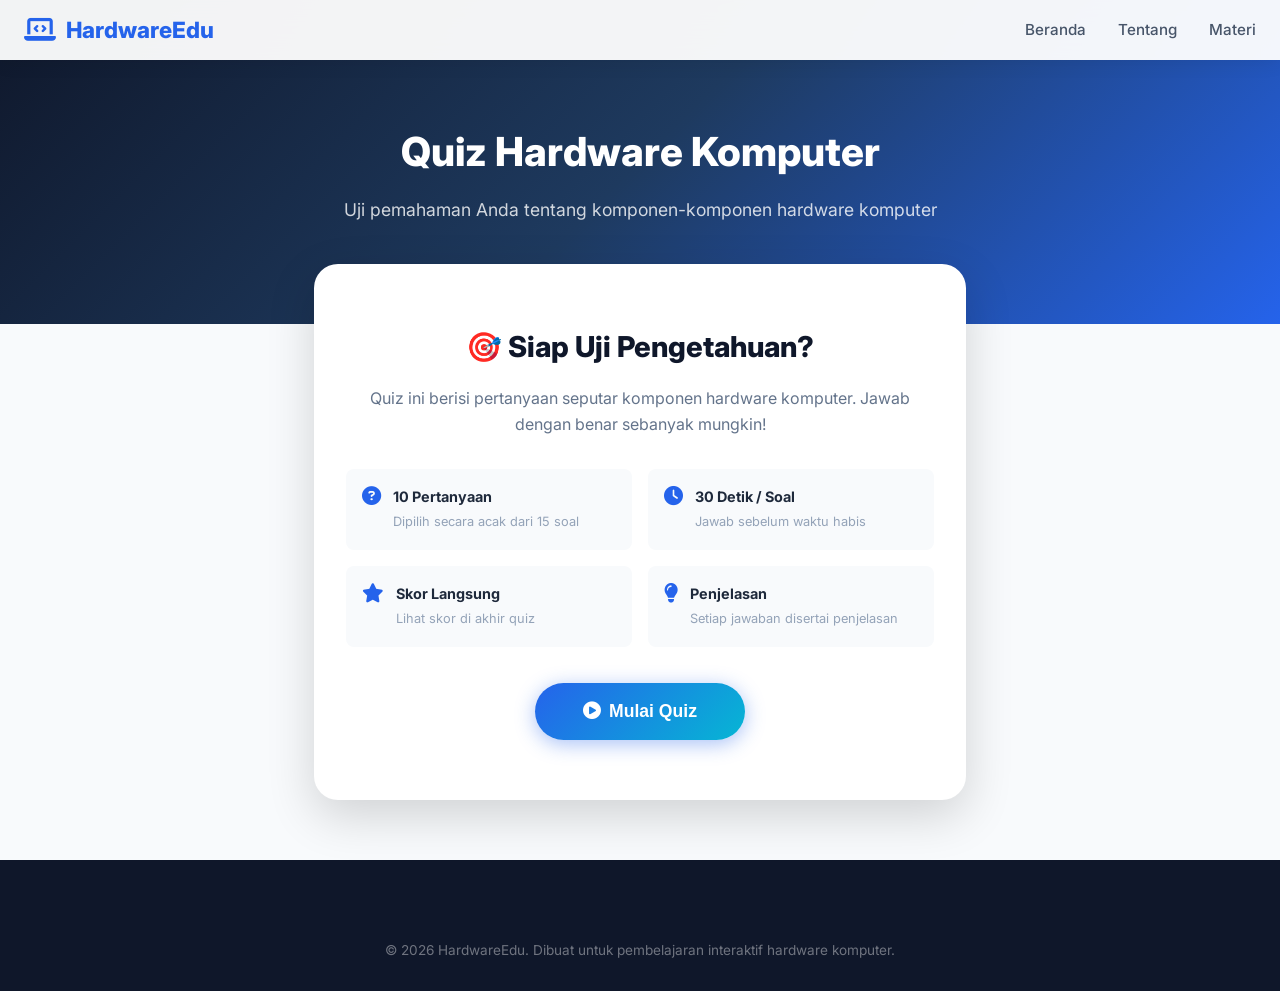
<file: quiz.html>
<!DOCTYPE html>
<html lang="id">
<head>
  <meta charset="UTF-8">
  <meta name="viewport" content="width=device-width, initial-scale=1.0">
  <meta name="description" content="Quiz interaktif untuk menguji pengetahuan hardware komputer Anda.">
  <title>Quiz Hardware Komputer - HardwareEdu</title>
  <link rel="stylesheet" href="css/style.css?v=2">
  <link rel="stylesheet" href="https://cdnjs.cloudflare.com/ajax/libs/font-awesome/6.5.1/css/all.min.css">
</head>
<body style="background: var(--gray-50);">

  <!-- NAVBAR -->
  <nav class="navbar scrolled" id="navbar">
    <div class="container">
      <a href="index.html" class="nav-logo" style="color: var(--primary);">
        <i class="fas fa-laptop-code"></i> HardwareEdu
      </a>
      <div class="nav-links" id="navLinks">
        <a href="index.html" style="color: var(--gray-600);">Beranda</a>
        <a href="index.html#about" style="color: var(--gray-600);">Tentang</a>
        <a href="index.html#hardware" style="color: var(--gray-600);">Materi</a>
      </div>
      <button class="mobile-toggle" id="mobileToggle" aria-label="Toggle menu" style="color: var(--gray-700);">
        <i class="fas fa-bars"></i>
      </button>
    </div>
  </nav>

  <!-- QUIZ HERO -->
  <section class="quiz-hero">
    <div class="container">
      <h1>Quiz Hardware Komputer</h1>
      <p>Uji pemahaman Anda tentang komponen-komponen hardware komputer</p>
    </div>
  </section>

  <!-- QUIZ CONTAINER -->
  <div class="quiz-container">
    <div class="quiz-card" id="quizCard">

      <!-- START SCREEN -->
      <div class="quiz-start" id="quizStart">
        <h2>🎯 Siap Uji Pengetahuan?</h2>
        <p>Quiz ini berisi pertanyaan seputar komponen hardware komputer. Jawab dengan benar sebanyak mungkin!</p>
        <div class="quiz-rules">
          <div class="quiz-rule">
            <i class="fas fa-question-circle"></i>
            <div><strong>10 Pertanyaan</strong><span>Dipilih secara acak dari 15 soal</span></div>
          </div>
          <div class="quiz-rule">
            <i class="fas fa-clock"></i>
            <div><strong>30 Detik / Soal</strong><span>Jawab sebelum waktu habis</span></div>
          </div>
          <div class="quiz-rule">
            <i class="fas fa-star"></i>
            <div><strong>Skor Langsung</strong><span>Lihat skor di akhir quiz</span></div>
          </div>
          <div class="quiz-rule">
            <i class="fas fa-lightbulb"></i>
            <div><strong>Penjelasan</strong><span>Setiap jawaban disertai penjelasan</span></div>
          </div>
        </div>
        <button class="btn-primary" onclick="startQuiz()" style="font-size: 1.1rem; padding: 18px 48px;">
          <i class="fas fa-play-circle"></i> Mulai Quiz
        </button>
      </div>

      <!-- QUIZ ACTIVE SCREEN -->
      <div id="quizActive" style="display:none;">
        <div class="quiz-header">
          <span class="quiz-score-display" id="scoreDisplay">Skor: 0</span>
          <div class="quiz-progress-bar">
            <div class="quiz-progress-fill" id="progressFill" style="width: 0%;"></div>
          </div>
          <div class="quiz-timer" id="timerDisplay">
            <i class="fas fa-clock"></i> <span id="timerText">30</span>
          </div>
        </div>

        <div class="quiz-body" id="quizBody">
          <div class="quiz-question-number" id="questionNumber">Soal 1 dari 10</div>
          <div class="quiz-question" id="questionText">Loading...</div>
          <div class="quiz-options" id="optionsContainer"></div>
          <div class="quiz-explanation" id="explanationBox"></div>
        </div>

        <div class="quiz-footer">
          <span id="quizInfo" style="font-size: 0.85rem; color: var(--gray-400);">Pilih jawaban untuk melanjutkan</span>
          <button class="btn-next" id="btnNext" onclick="nextQuestion()" disabled>
            Selanjutnya <i class="fas fa-arrow-right"></i>
          </button>
        </div>
      </div>

      <!-- RESULTS SCREEN -->
      <div class="quiz-results" id="quizResults">
        <div class="result-circle">
          <span class="result-score" id="resultScore">0</span>
          <span class="result-total" id="resultTotal">/ 10</span>
        </div>
        <div class="result-grade" id="resultGrade">Loading...</div>
        <p class="result-message" id="resultMessage">Loading...</p>
        <div class="result-actions">
          <button class="btn-primary" onclick="restartQuiz()">
            <i class="fas fa-redo"></i> Coba Lagi
          </button>
          <a href="index.html#hardware" class="btn-secondary" style="color: var(--gray-700); border-color: var(--gray-300);">
            <i class="fas fa-book-open"></i> Belajar Lagi
          </a>
        </div>
      </div>
    </div>
  </div>

  <!-- FOOTER -->
  <footer class="footer">
    <div class="container">
      <div class="footer-bottom" style="border-top: none; padding-top: 0;">
        &copy; 2026 HardwareEdu. Dibuat untuk pembelajaran interaktif hardware komputer.
      </div>
    </div>
  </footer>

  <script src="js/quiz-data.js"></script>
  <script src="js/quiz.js"></script>
  <script>
    // Mobile menu
    const toggle = document.getElementById('mobileToggle');
    const navLinks = document.getElementById('navLinks');
    if (toggle && navLinks) {
      toggle.addEventListener('click', () => {
        navLinks.classList.toggle('active');
        const icon = toggle.querySelector('i');
        icon.classList.toggle('fa-bars');
        icon.classList.toggle('fa-times');
      });
    }
  </script>
</body>
</html>
</file>
<file: css/style.css>
/* ============================================================
   Hardware Learning - Custom Styles
   Modern educational website with blue/white theme
   ============================================================ */

@import url('https://fonts.googleapis.com/css2?family=Inter:wght@300;400;500;600;700;800;900&display=swap');

/* ---- CSS Variables ---- */
:root {
  --primary: #2563eb;
  --primary-dark: #1d4ed8;
  --primary-light: #3b82f6;
  --primary-50: #eff6ff;
  --primary-100: #dbeafe;
  --primary-200: #bfdbfe;
  --secondary: #0f172a;
  --accent: #06b6d4;
  --success: #10b981;
  --warning: #f59e0b;
  --danger: #ef4444;
  --gray-50: #f8fafc;
  --gray-100: #f1f5f9;
  --gray-200: #e2e8f0;
  --gray-300: #cbd5e1;
  --gray-400: #94a3b8;
  --gray-500: #64748b;
  --gray-600: #475569;
  --gray-700: #334155;
  --gray-800: #1e293b;
  --gray-900: #0f172a;
  --radius: 16px;
  --radius-sm: 8px;
  --radius-lg: 24px;
  --shadow-sm: 0 1px 3px rgba(0,0,0,0.08);
  --shadow: 0 4px 16px rgba(0,0,0,0.08);
  --shadow-lg: 0 8px 32px rgba(0,0,0,0.12);
  --shadow-xl: 0 16px 48px rgba(0,0,0,0.16);
  --transition: all 0.3s cubic-bezier(0.4, 0, 0.2, 1);
}

/* ---- Global Reset ---- */
*, *::before, *::after { box-sizing: border-box; margin: 0; padding: 0; }

html {
  scroll-behavior: smooth;
  scroll-padding-top: 80px;
}

body {
  font-family: 'Inter', system-ui, -apple-system, sans-serif;
  color: var(--gray-800);
  background: #ffffff;
  line-height: 1.6;
  overflow-x: hidden;
  -webkit-font-smoothing: antialiased;
}

img { max-width: 100%; height: auto; }
a { text-decoration: none; color: inherit; }
ul { list-style: none; }

/* ---- Navbar ---- */
.navbar {
  position: fixed;
  top: 0;
  left: 0;
  right: 0;
  z-index: 1000;
  padding: 16px 0;
  transition: var(--transition);
  background: transparent;
}

.navbar.scrolled {
  background: rgba(255,255,255,0.95);
  backdrop-filter: blur(20px);
  -webkit-backdrop-filter: blur(20px);
  box-shadow: 0 2px 20px rgba(0,0,0,0.08);
  padding: 12px 0;
}

.navbar .container {
  display: flex;
  justify-content: space-between;
  align-items: center;
  max-width: 1280px;
  margin: 0 auto;
  padding: 0 24px;
}

.nav-logo {
  display: flex;
  align-items: center;
  gap: 10px;
  font-weight: 800;
  font-size: 1.4rem;
  color: #fff;
  transition: var(--transition);
}

.navbar.scrolled .nav-logo { color: var(--primary); }

.nav-logo i {
  font-size: 1.6rem;
  background: linear-gradient(135deg, var(--accent), var(--primary));
  -webkit-background-clip: text;
  -webkit-text-fill-color: transparent;
}

.navbar.scrolled .nav-logo i {
  -webkit-text-fill-color: initial;
  background: none;
  color: var(--primary);
}

.nav-links {
  display: flex;
  align-items: center;
  gap: 32px;
}

.nav-links a {
  color: rgba(255,255,255,0.85);
  font-weight: 500;
  font-size: 0.95rem;
  transition: var(--transition);
  position: relative;
}

.nav-links a:not(.nav-cta)::after {
  content: '';
  position: absolute;
  bottom: -4px;
  left: 0;
  width: 0;
  height: 2px;
  background: var(--accent);
  transition: var(--transition);
}

.nav-links a:not(.nav-cta):hover::after { width: 100%; }
.navbar.scrolled .nav-links a { color: var(--gray-600); }
.navbar.scrolled .nav-links a:hover { color: var(--primary); }

.nav-cta {
  background: rgba(255,255,255,0.15) !important;
  backdrop-filter: blur(10px);
  padding: 10px 24px !important;
  border-radius: 50px !important;
  border: 1px solid rgba(255,255,255,0.25) !important;
  font-weight: 600 !important;
}

.nav-cta:hover {
  background: #fff !important;
  color: var(--primary) !important;
}

.navbar.scrolled .nav-cta {
  background: var(--primary) !important;
  color: #fff !important;
  border-color: var(--primary) !important;
}

.navbar.scrolled .nav-cta:hover {
  background: var(--primary-dark) !important;
}

.mobile-toggle {
  display: none;
  background: none;
  border: none;
  color: #fff;
  font-size: 1.5rem;
  cursor: pointer;
}

.navbar.scrolled .mobile-toggle { color: var(--gray-700); }

/* ---- Hero Section ---- */
.hero {
  min-height: 100vh;
  display: flex;
  align-items: center;
  background: linear-gradient(135deg, #0f172a 0%, #1e3a5f 30%, #2563eb 70%, #3b82f6 100%);
  position: relative;
  overflow: hidden;
  padding: 120px 24px 80px;
}

.hero::before {
  content: '';
  position: absolute;
  top: 0; left: 0; right: 0; bottom: 0;
  background: url("data:image/svg+xml,%3Csvg width='60' height='60' viewBox='0 0 60 60' xmlns='http://www.w3.org/2000/svg'%3E%3Cg fill='none' fill-rule='evenodd'%3E%3Cg fill='%23ffffff' fill-opacity='0.03'%3E%3Cpath d='M36 34v-4h-2v4h-4v2h4v4h2v-4h4v-2h-4zm0-30V0h-2v4h-4v2h4v4h2V6h4V4h-4zM6 34v-4H4v4H0v2h4v4h2v-4h4v-2H6zM6 4V0H4v4H0v2h4v4h2V6h4V4H6z'/%3E%3C/g%3E%3C/g%3E%3C/svg%3E");
}

.hero-orb {
  position: absolute;
  border-radius: 50%;
  filter: blur(80px);
  opacity: 0.3;
  animation: orbFloat 8s ease-in-out infinite;
}

.hero-orb-1 { width: 400px; height: 400px; background: var(--accent); top: -100px; right: -100px; }
.hero-orb-2 { width: 300px; height: 300px; background: #8b5cf6; bottom: -50px; left: -50px; animation-delay: -4s; }
.hero-orb-3 { width: 200px; height: 200px; background: var(--primary-light); top: 40%; left: 30%; animation-delay: -2s; }

@keyframes orbFloat {
  0%, 100% { transform: translateY(0) scale(1); }
  50% { transform: translateY(-30px) scale(1.05); }
}

.hero .container {
  max-width: 1280px;
  margin: 0 auto;
  display: grid;
  grid-template-columns: 1fr 1fr;
  gap: 60px;
  align-items: center;
  position: relative;
  z-index: 2;
}

.hero-badge {
  display: inline-flex;
  align-items: center;
  gap: 8px;
  background: rgba(255,255,255,0.1);
  border: 1px solid rgba(255,255,255,0.2);
  padding: 8px 20px;
  border-radius: 50px;
  color: var(--accent);
  font-size: 0.85rem;
  font-weight: 600;
  margin-bottom: 24px;
  backdrop-filter: blur(10px);
}

.hero h1 {
  font-size: 3.5rem;
  font-weight: 900;
  color: #fff;
  line-height: 1.1;
  margin-bottom: 20px;
  letter-spacing: -0.02em;
}

.hero h1 span {
  background: linear-gradient(135deg, var(--accent), #a78bfa);
  -webkit-background-clip: text;
  -webkit-text-fill-color: transparent;
}

.hero p {
  font-size: 1.15rem;
  color: rgba(255,255,255,0.75);
  margin-bottom: 36px;
  line-height: 1.7;
  max-width: 500px;
}

.hero-buttons {
  display: flex;
  gap: 16px;
  margin-bottom: 48px;
  flex-wrap: wrap;
}

.btn-primary {
  display: inline-flex;
  align-items: center;
  gap: 8px;
  padding: 16px 36px;
  background: linear-gradient(135deg, var(--primary), var(--accent));
  color: #fff;
  border: none;
  border-radius: 50px;
  font-weight: 700;
  font-size: 1rem;
  cursor: pointer;
  transition: var(--transition);
  box-shadow: 0 4px 20px rgba(37,99,235,0.4);
}

.btn-primary:hover {
  transform: translateY(-2px);
  box-shadow: 0 8px 30px rgba(37,99,235,0.5);
}

.btn-secondary {
  display: inline-flex;
  align-items: center;
  gap: 8px;
  padding: 16px 36px;
  background: rgba(255,255,255,0.1);
  backdrop-filter: blur(10px);
  color: #fff;
  border: 1px solid rgba(255,255,255,0.25);
  border-radius: 50px;
  font-weight: 700;
  font-size: 1rem;
  cursor: pointer;
  transition: var(--transition);
}

.btn-secondary:hover {
  background: rgba(255,255,255,0.2);
  transform: translateY(-2px);
}

.hero-stats {
  display: flex;
  gap: 40px;
}

.stat-item { text-align: left; }

.stat-number {
  font-size: 2rem;
  font-weight: 900;
  color: #fff;
  display: block;
}

.stat-label {
  font-size: 0.85rem;
  color: rgba(255,255,255,0.6);
  font-weight: 500;
}

.hero-visual {
  display: flex;
  justify-content: center;
  align-items: center;
}

.hero-image-wrapper {
  position: relative;
  width: 100%;
  max-width: 520px;
}

.hero-image-wrapper img {
  border-radius: var(--radius-lg);
  border: 2px solid rgba(255, 255, 255, 0.25);
  box-shadow: 0 20px 50px rgba(0, 0, 0, 0.25), 0 0 60px rgba(6, 182, 212, 0.2);
  animation: heroFloat 6s ease-in-out infinite;
}

@keyframes heroFloat {
  0%, 100% { transform: translateY(0); }
  50% { transform: translateY(-20px); }
}

.hero-float-card {
  position: absolute;
  background: rgba(255,255,255,0.15);
  backdrop-filter: blur(20px);
  -webkit-backdrop-filter: blur(20px);
  border: 1px solid rgba(255,255,255,0.25);
  border-radius: var(--radius);
  padding: 16px 20px;
  box-shadow: 0 8px 32px rgba(0,0,0,0.1);
  display: flex;
  align-items: center;
  gap: 12px;
  animation: floatCard 4s ease-in-out infinite;
}

.hero-float-card.card-1 { top: 20px; left: -30px; animation-delay: 0s; }
.hero-float-card.card-2 { bottom: 40px; right: -20px; animation-delay: -2s; }

@keyframes floatCard {
  0%, 100% { transform: translateY(0); }
  50% { transform: translateY(-10px); }
}

.float-icon {
  width: 44px; height: 44px;
  border-radius: 12px;
  display: flex;
  align-items: center;
  justify-content: center;
  font-size: 1.2rem;
  color: #fff;
}

.float-card-text strong { display: block; font-size: 0.85rem; color: #ffffff; }
.float-card-text span { font-size: 0.75rem; color: rgba(255,255,255,0.8); }

/* ---- Section Common ---- */
.section {
  padding: 100px 24px;
}

.section-header {
  text-align: center;
  max-width: 640px;
  margin: 0 auto 60px;
}

.section-badge {
  display: inline-flex;
  align-items: center;
  gap: 8px;
  background: var(--primary-50);
  color: var(--primary);
  padding: 8px 20px;
  border-radius: 50px;
  font-size: 0.85rem;
  font-weight: 600;
  margin-bottom: 16px;
}

.section-header h2 {
  font-size: 2.5rem;
  font-weight: 800;
  color: var(--gray-900);
  margin-bottom: 16px;
  letter-spacing: -0.02em;
}

.section-header p {
  font-size: 1.1rem;
  color: var(--gray-500);
  line-height: 1.7;
}

.container {
  max-width: 1280px;
  margin: 0 auto;
  padding: 0 24px;
}

/* ---- About Section ---- */
.about { background: var(--gray-50); }

.about-grid {
  display: grid;
  grid-template-columns: 0.9fr 1.1fr;
  gap: 60px;
  align-items: center;
}

.about-image {
  position: relative;
  max-width: 90%;
  margin: 0 auto;
}

.about-image-main {
  border-radius: var(--radius-lg);
  box-shadow: var(--shadow-xl);
  width: 100%;
  aspect-ratio: 4 / 3;
  object-fit: cover;
}

.about-accent {
  position: absolute;
  width: 100%; height: 100%;
  background: linear-gradient(135deg, var(--primary), var(--accent));
  border-radius: var(--radius-lg);
  z-index: -1;
  top: -15px; left: -15px;
  opacity: 0.15;
}

.about-content h2 {
  font-size: 2.2rem;
  font-weight: 800;
  color: var(--gray-900);
  margin-bottom: 20px;
}

.about-content > p {
  color: var(--gray-500);
  font-size: 1.05rem;
  line-height: 1.8;
  margin-bottom: 32px;
}

.about-features {
  display: grid;
  grid-template-columns: 1fr 1fr;
  gap: 20px;
}

.about-feature {
  display: flex;
  gap: 14px;
  padding: 20px;
  background: #fff;
  border-radius: var(--radius);
  box-shadow: var(--shadow-sm);
  transition: var(--transition);
}

.about-feature:hover {
  transform: translateY(-4px);
  box-shadow: var(--shadow);
}

.about-feature-icon {
  width: 48px; height: 48px;
  min-width: 48px;
  border-radius: 12px;
  display: flex;
  align-items: center;
  justify-content: center;
  font-size: 1.2rem;
  color: #fff;
  background: linear-gradient(135deg, var(--primary), var(--accent));
}

.about-feature h4 {
  font-size: 0.95rem;
  font-weight: 700;
  color: var(--gray-800);
  margin-bottom: 4px;
}

.about-feature p {
  font-size: 0.8rem;
  color: var(--gray-400);
  line-height: 1.5;
}

/* ---- Hardware Cards Section ---- */
.hardware-grid {
  display: grid;
  grid-template-columns: repeat(3, 1fr);
  gap: 28px;
}

.hardware-card {
  background: #fff;
  border-radius: var(--radius);
  overflow: hidden;
  box-shadow: var(--shadow);
  transition: var(--transition);
  cursor: pointer;
  position: relative;
  border: 1px solid var(--gray-100);
}

.hardware-card:hover {
  transform: translateY(-8px);
  box-shadow: var(--shadow-xl);
}

.hardware-card-image {
  height: 200px;
  display: flex;
  align-items: center;
  justify-content: center;
  position: relative;
  overflow: hidden;
}

.hardware-card-image::before {
  content: '';
  position: absolute;
  inset: 0;
  opacity: 0.08;
  background: linear-gradient(135deg, currentColor, transparent);
}

.hardware-card-image i {
  font-size: 4rem;
  position: relative;
  z-index: 1;
  transition: var(--transition);
}

.hardware-card:hover .hardware-card-image i {
  transform: scale(1.15) rotate(-5deg);
}

.hardware-card-body {
  padding: 24px;
}

.hardware-card-body h3 {
  font-size: 1.15rem;
  font-weight: 700;
  color: var(--gray-800);
  margin-bottom: 8px;
}

.hardware-card-body p {
  font-size: 0.9rem;
  color: var(--gray-500);
  line-height: 1.6;
  margin-bottom: 20px;
}

.btn-learn {
  display: inline-flex;
  align-items: center;
  gap: 8px;
  padding: 10px 24px;
  border-radius: 50px;
  font-weight: 600;
  font-size: 0.85rem;
  border: 2px solid;
  cursor: pointer;
  transition: var(--transition);
  background: transparent;
}

.btn-learn:hover {
  color: #fff !important;
  transform: translateX(4px);
}

/* ---- Interactive Section ---- */
.interactive { background: var(--gray-50); }

.interactive-wrapper {
  display: grid;
  grid-template-columns: 1.2fr 1fr;
  gap: 60px;
  align-items: center;
}

.pc-diagram {
  position: relative;
  background: linear-gradient(135deg, var(--gray-100), #fff);
  border-radius: var(--radius-lg);
  padding: 40px;
  box-shadow: var(--shadow-lg);
  min-height: 450px;
}

.pc-diagram svg {
  width: 100%;
  height: auto;
}

.pc-component {
  cursor: pointer;
  transition: var(--transition);
}

.pc-component:hover {
  filter: drop-shadow(0 0 8px rgba(37,99,235,0.5));
  transform: scale(1.05);
}

.component-tooltip {
  position: absolute;
  background: var(--gray-900);
  color: #fff;
  padding: 12px 20px;
  border-radius: var(--radius-sm);
  font-size: 0.85rem;
  pointer-events: none;
  opacity: 0;
  transform: translateY(8px);
  transition: var(--transition);
  max-width: 250px;
  z-index: 10;
  box-shadow: var(--shadow-lg);
}

.component-tooltip.visible {
  opacity: 1;
  transform: translateY(0);
}

.component-tooltip::before {
  content: '';
  position: absolute;
  top: -6px;
  left: 20px;
  width: 12px; height: 12px;
  background: var(--gray-900);
  transform: rotate(45deg);
}

.interactive-info h3 {
  font-size: 1.8rem;
  font-weight: 800;
  color: var(--gray-900);
  margin-bottom: 16px;
}

.interactive-info > p {
  color: var(--gray-500);
  line-height: 1.8;
  margin-bottom: 28px;
}

.interactive-steps {
  display: flex;
  flex-direction: column;
  gap: 16px;
}

.interactive-step {
  display: flex;
  gap: 16px;
  align-items: flex-start;
  padding: 16px;
  background: #fff;
  border-radius: var(--radius);
  box-shadow: var(--shadow-sm);
  transition: var(--transition);
}

.interactive-step:hover {
  box-shadow: var(--shadow);
  transform: translateX(4px);
}

.step-number {
  width: 40px; height: 40px;
  min-width: 40px;
  border-radius: 50%;
  background: linear-gradient(135deg, var(--primary), var(--accent));
  color: #fff;
  display: flex;
  align-items: center;
  justify-content: center;
  font-weight: 800;
  font-size: 0.9rem;
}

.step-text h4 { font-size: 0.95rem; font-weight: 700; color: var(--gray-800); margin-bottom: 2px; }
.step-text p { font-size: 0.8rem; color: var(--gray-400); }

/* ---- Quiz Preview ---- */
.quiz-preview {
  background: linear-gradient(135deg, var(--primary-dark), var(--primary), var(--accent));
  color: #fff;
  text-align: center;
  position: relative;
  overflow: hidden;
}

.quiz-preview::before {
  content: '';
  position: absolute;
  inset: 0;
  background: url("data:image/svg+xml,%3Csvg width='40' height='40' viewBox='0 0 40 40' xmlns='http://www.w3.org/2000/svg'%3E%3Cg fill='%23ffffff' fill-opacity='0.05'%3E%3Cpath d='M20 20.5V18H0v-2h20v-2l4 3-4 3z'/%3E%3C/g%3E%3C/svg%3E");
}

.quiz-preview .container { position: relative; z-index: 2; }

.quiz-preview h2 {
  font-size: 2.5rem;
  font-weight: 800;
  margin-bottom: 16px;
}

.quiz-preview p {
  font-size: 1.15rem;
  opacity: 0.85;
  margin-bottom: 36px;
  max-width: 600px;
  margin-left: auto;
  margin-right: auto;
}

.quiz-features {
  display: flex;
  justify-content: center;
  gap: 40px;
  margin-bottom: 40px;
  flex-wrap: wrap;
}

.quiz-feature {
  display: flex;
  align-items: center;
  gap: 10px;
  font-weight: 600;
}

.quiz-feature i {
  width: 44px; height: 44px;
  background: rgba(255,255,255,0.15);
  border-radius: 12px;
  display: flex;
  align-items: center;
  justify-content: center;
  font-size: 1.1rem;
}

.btn-quiz {
  display: inline-flex;
  align-items: center;
  gap: 8px;
  padding: 18px 44px;
  background: #fff;
  color: var(--primary);
  border: none;
  border-radius: 50px;
  font-weight: 700;
  font-size: 1.05rem;
  cursor: pointer;
  transition: var(--transition);
  box-shadow: 0 4px 20px rgba(0,0,0,0.15);
}

.btn-quiz:hover {
  transform: translateY(-3px) scale(1.02);
  box-shadow: 0 8px 30px rgba(0,0,0,0.2);
}

/* ---- Testimonials ---- */
.testimonials-grid {
  display: grid;
  grid-template-columns: repeat(3, 1fr);
  gap: 28px;
}

.testimonial-card {
  background: #fff;
  border-radius: var(--radius);
  padding: 32px;
  box-shadow: var(--shadow);
  border: 1px solid var(--gray-100);
  transition: var(--transition);
  position: relative;
}

.testimonial-card:hover {
  transform: translateY(-8px) scale(1.02);
  box-shadow: 0 16px 40px rgba(37,99,235,0.12);
  border-color: var(--primary-200);
}

.testimonial-card .quote-icon {
  font-size: 2.5rem;
  color: var(--primary-200);
  margin-bottom: 16px;
  line-height: 1;
  transition: var(--transition);
  display: inline-block;
}

.testimonial-card:hover .quote-icon {
  color: var(--primary);
  transform: scale(1.1) translateX(4px);
}

.testimonial-card p {
  font-size: 0.95rem;
  color: var(--gray-600);
  line-height: 1.7;
  margin-bottom: 24px;
  font-style: italic;
}

.testimonial-card .stars {
  color: var(--warning);
  margin-bottom: 16px;
  font-size: 0.85rem;
}

.testimonial-author {
  display: flex;
  align-items: center;
  gap: 12px;
}

.author-avatar {
  width: 48px; height: 48px;
  border-radius: 50%;
  background: linear-gradient(135deg, var(--primary), var(--accent));
  color: #fff;
  display: flex;
  align-items: center;
  justify-content: center;
  font-weight: 700;
  font-size: 0.9rem;
}

.author-info strong {
  display: block;
  font-size: 0.95rem;
  color: var(--gray-800);
}

.author-info span {
  font-size: 0.8rem;
  color: var(--gray-400);
}

/* ---- Footer ---- */
.footer {
  background: var(--gray-900);
  color: rgba(255,255,255,0.7);
  padding: 80px 24px 30px;
}

.footer-grid {
  display: grid;
  grid-template-columns: 2fr 1fr 1fr 1fr;
  gap: 48px;
  margin-bottom: 60px;
}

.footer-brand h3 {
  color: #fff;
  font-size: 1.4rem;
  font-weight: 800;
  margin-bottom: 16px;
  display: flex;
  align-items: center;
  gap: 10px;
}

.footer-brand h3 i { color: var(--accent); }

.footer-brand p {
  font-size: 0.9rem;
  line-height: 1.8;
  margin-bottom: 24px;
}

.footer-socials {
  display: flex;
  gap: 12px;
}

.footer-socials a {
  width: 42px; height: 42px;
  border-radius: 12px;
  background: rgba(255,255,255,0.08);
  display: flex;
  align-items: center;
  justify-content: center;
  color: rgba(255,255,255,0.6);
  transition: var(--transition);
  font-size: 1rem;
}

.footer-socials a:hover {
  background: var(--primary);
  color: #fff;
  transform: translateY(-3px);
}

.footer-col h4 {
  color: #fff;
  font-size: 1rem;
  font-weight: 700;
  margin-bottom: 20px;
}

.footer-col a {
  display: flex;
  align-items: flex-start;
  gap: 10px;
  color: rgba(255,255,255,0.5);
  font-size: 0.9rem;
  padding: 6px 0;
  transition: var(--transition);
}

.footer-col a i {
  margin-right: 0 !important; /* override the inline style margin-right */
  margin-top: 4px; /* visually align icon with first line of text */
}

.footer-col a:hover { color: var(--accent); transform: translateX(4px); }

.footer-bottom {
  border-top: 1px solid rgba(255,255,255,0.08);
  padding-top: 24px;
  text-align: center;
  font-size: 0.85rem;
  color: rgba(255,255,255,0.4);
}

/* ---- Scroll Animations ---- */
.fade-up {
  opacity: 0;
  transform: translateY(40px);
  transition: all 0.7s cubic-bezier(0.4, 0, 0.2, 1);
}

.fade-up.visible {
  opacity: 1;
  transform: translateY(0);
}

.fade-left {
  opacity: 0;
  transform: translateX(-40px);
  transition: all 0.7s cubic-bezier(0.4, 0, 0.2, 1);
}

.fade-left.visible {
  opacity: 1;
  transform: translateX(0);
}

.fade-right {
  opacity: 0;
  transform: translateX(40px);
  transition: all 0.7s cubic-bezier(0.4, 0, 0.2, 1);
}

.fade-right.visible {
  opacity: 1;
  transform: translateX(0);
}

/* ---- Responsive ---- */
@media (max-width: 1024px) {
  .hero .container { grid-template-columns: 1fr; text-align: center; }
  .hero p { margin-left: auto; margin-right: auto; }
  .hero-buttons { justify-content: center; }
  .hero-stats { justify-content: center; }
  .hero-visual { margin-top: 40px; }
  .about-grid { grid-template-columns: 1fr; }
  .about-image { max-width: 500px; margin: 0 auto; }
  .hardware-grid { grid-template-columns: repeat(2, 1fr); }
  .interactive-wrapper { grid-template-columns: 1fr; }
  .testimonials-grid { grid-template-columns: repeat(2, 1fr); }
  .footer-grid { grid-template-columns: repeat(2, 1fr); }
}

@media (max-width: 768px) {
  .nav-links { display: none; }
  .nav-links.active {
    display: flex;
    flex-direction: column;
    position: absolute;
    top: 100%;
    left: 0; right: 0;
    background: #fff;
    padding: 24px;
    box-shadow: var(--shadow-lg);
    border-radius: 0 0 var(--radius) var(--radius);
  }
  .nav-links.active a { color: var(--gray-700); padding: 12px 0; }
  .mobile-toggle { display: block; }
  .hero h1 { font-size: 2.2rem; }
  .hero-stats { gap: 24px; }
  .stat-number { font-size: 1.5rem; }
  .section-header h2 { font-size: 1.8rem; }
  .hardware-grid { grid-template-columns: 1fr; }
  .about-features { grid-template-columns: 1fr; }
  .testimonials-grid { grid-template-columns: 1fr; }
  .footer-grid { grid-template-columns: 1fr; }
  .quiz-features { flex-direction: column; align-items: center; }
  .hero-float-card { display: none; }
}

/* ---- Detail Page ---- */
.detail-hero {
  min-height: 50vh;
  display: flex;
  align-items: center;
  background: linear-gradient(135deg, #0f172a, #1e3a5f, #2563eb);
  padding: 120px 24px 60px;
  color: #fff;
  position: relative;
  overflow: hidden;
}

.detail-hero .container {
  position: relative; z-index: 2;
  display: flex; align-items: center; gap: 40px;
}

.detail-icon-large {
  width: 120px; height: 120px;
  border-radius: var(--radius-lg);
  background: rgba(255,255,255,0.1);
  backdrop-filter: blur(20px);
  display: flex;
  align-items: center;
  justify-content: center;
  font-size: 3.5rem;
}

.detail-hero h1 { font-size: 2.8rem; font-weight: 800; margin-bottom: 12px; }
.detail-hero p { font-size: 1.1rem; opacity: 0.8; max-width: 600px; }

.btn-back {
  display: inline-flex;
  align-items: center;
  gap: 8px;
  padding: 12px 28px;
  background: rgba(255,255,255,0.1);
  backdrop-filter: blur(10px);
  color: #fff;
  border: 1px solid rgba(255,255,255,0.2);
  border-radius: 50px;
  font-weight: 600;
  font-size: 0.9rem;
  cursor: pointer;
  transition: var(--transition);
  margin-top: 20px;
}

.btn-back:hover { background: rgba(255,255,255,0.2); }

.detail-content {
  padding: 60px 24px;
}

.detail-grid {
  display: grid;
  grid-template-columns: 1fr 1fr;
  gap: 40px;
}

.detail-section {
  background: #fff;
  border-radius: var(--radius);
  padding: 32px;
  box-shadow: var(--shadow);
  border: 1px solid var(--gray-100);
}

.detail-section h3 {
  font-size: 1.3rem;
  font-weight: 700;
  color: var(--gray-900);
  margin-bottom: 16px;
  display: flex;
  align-items: center;
  gap: 10px;
}

.detail-section h3 i { color: var(--primary); }

.detail-section p, .detail-section li {
  color: var(--gray-600);
  line-height: 1.8;
  font-size: 0.95rem;
}

.detail-section ul { display: flex; flex-direction: column; gap: 10px; padding-left: 0; }
.detail-section li { display: flex; align-items: flex-start; gap: 8px; }

.detail-full-width {
  grid-column: 1 / -1;
  width: 100%;
  max-width: 1024px;
  justify-self: center;
}

.detail-video {
  grid-column: 1 / -1;
  width: 100%;
  max-width: 1024px;
  justify-self: center;
}

.video-wrapper {
  position: relative;
  padding-bottom: 56.25%;
  border-radius: var(--radius);
  overflow: hidden;
  background: var(--gray-100);
}

.video-wrapper iframe {
  position: absolute;
  top: 0; left: 0;
  width: 100%; height: 100%;
  border: none;
}

.spec-tags {
  display: flex;
  flex-wrap: wrap;
  gap: 8px;
  margin-top: 16px;
}

.spec-tag {
  padding: 8px 16px;
  background: var(--primary-50);
  color: var(--primary);
  border-radius: 50px;
  font-size: 0.8rem;
  font-weight: 600;
}

.detail-animation {
  min-height: 200px;
  display: flex;
  align-items: center;
  justify-content: center;
  background: linear-gradient(135deg, var(--gray-50), var(--primary-50));
  border-radius: var(--radius);
  overflow: hidden;
}

.component-anim {
  font-size: 6rem;
  animation: componentPulse 2s ease-in-out infinite;
}

@keyframes componentPulse {
  0%, 100% { transform: scale(1); opacity: 1; }
  50% { transform: scale(1.1); opacity: 0.8; }
}

.video-wrapper {
  position: relative;
  padding-bottom: 56.25%; /* 16:9 aspect ratio */
  height: 0;
  overflow: hidden;
  border-radius: var(--radius);
  box-shadow: var(--shadow);
  width: 100%;
}

.video-wrapper iframe {
  position: absolute;
  top: 0;
  left: 0;
  width: 100%;
  height: 100%;
  border: none;
}

@media (max-width: 768px) {
  .detail-hero .container { flex-direction: column; text-align: center; }
  .detail-hero h1 { font-size: 1.8rem; }
  .detail-grid { grid-template-columns: 1fr; }
}

/* ---- Quiz Page Styles ---- */
.quiz-hero {
  min-height: 30vh;
  display: flex;
  align-items: center;
  background: linear-gradient(135deg, #0f172a, #1e3a5f, #2563eb);
  padding: 120px 24px 100px;
  color: #fff;
  text-align: center;
}

.quiz-hero h1 { font-size: 2.5rem; font-weight: 800; margin-bottom: 12px; }
.quiz-hero p { font-size: 1.1rem; opacity: 0.8; }

.quiz-container {
  max-width: 700px;
  margin: -60px auto 60px;
  padding: 0 24px;
  position: relative;
  z-index: 2;
}

.quiz-card {
  background: #fff;
  border-radius: var(--radius-lg);
  box-shadow: var(--shadow-xl);
  overflow: hidden;
}

.quiz-header {
  padding: 16px 24px;
  background: var(--gray-50);
  border-bottom: 1px solid var(--gray-100);
  display: flex;
  justify-content: space-between;
  align-items: center;
}

.quiz-progress-bar {
  height: 6px;
  background: var(--gray-200);
  border-radius: 3px;
  overflow: hidden;
  flex: 1;
  margin: 0 20px;
}

.quiz-progress-fill {
  height: 100%;
  background: linear-gradient(90deg, var(--primary), var(--accent));
  border-radius: 3px;
  transition: width 0.3s ease;
}

.quiz-timer {
  display: flex;
  align-items: center;
  gap: 8px;
  font-weight: 700;
  color: var(--primary);
  font-size: 1.1rem;
}

.quiz-timer.warning { color: var(--danger); animation: pulse 1s infinite; }

@keyframes pulse {
  0%, 100% { opacity: 1; }
  50% { opacity: 0.5; }
}

.quiz-body {
  padding: 24px 32px;
}

.quiz-question-number {
  font-size: 0.85rem;
  font-weight: 600;
  color: var(--primary);
  margin-bottom: 8px;
}

.quiz-question {
  font-size: 1.15rem;
  font-weight: 700;
  color: var(--gray-900);
  margin-bottom: 20px;
  line-height: 1.5;
}

.quiz-options {
  display: flex;
  flex-direction: column;
  gap: 10px;
}

.quiz-option {
  display: flex;
  align-items: center;
  gap: 16px;
  padding: 12px 20px;
  border: 2px solid var(--gray-200);
  border-radius: var(--radius);
  cursor: pointer;
  transition: var(--transition);
  font-size: 1rem;
  color: var(--gray-700);
  background: #fff;
}

.quiz-option:hover {
  border-color: var(--primary-200);
  background: var(--primary-50);
}

.quiz-option.selected {
  border-color: var(--primary);
  background: var(--primary-50);
  color: var(--primary);
  font-weight: 600;
}

.quiz-option.correct {
  border-color: var(--success);
  background: #ecfdf5;
  color: var(--success);
  animation: correctAnim 0.5s ease;
}

.quiz-option.wrong {
  border-color: var(--danger);
  background: #fef2f2;
  color: var(--danger);
  animation: wrongAnim 0.5s ease;
}

@keyframes correctAnim {
  0%, 100% { transform: translateX(0); }
  25% { transform: translateX(5px); }
  75% { transform: translateX(-5px); }
}

@keyframes wrongAnim {
  0%, 100% { transform: translateX(0); }
  20%, 60% { transform: translateX(-8px); }
  40%, 80% { transform: translateX(8px); }
}

.option-letter {
  width: 36px; height: 36px;
  min-width: 36px;
  border-radius: 50%;
  background: var(--gray-100);
  display: flex;
  align-items: center;
  justify-content: center;
  font-weight: 700;
  font-size: 0.85rem;
  transition: var(--transition);
}

.quiz-option.selected .option-letter { background: var(--primary); color: #fff; }
.quiz-option.correct .option-letter { background: var(--success); color: #fff; }
.quiz-option.wrong .option-letter { background: var(--danger); color: #fff; }

.quiz-explanation {
  margin-top: 20px;
  padding: 16px 20px;
  background: var(--primary-50);
  border-radius: var(--radius-sm);
  border-left: 4px solid var(--primary);
  font-size: 0.9rem;
  color: var(--gray-700);
  display: none;
}

.quiz-explanation.visible { display: block; animation: fadeIn 0.3s ease; }

@keyframes fadeIn { from { opacity: 0; transform: translateY(-10px); } to { opacity: 1; transform: translateY(0); } }

.quiz-footer {
  padding: 24px 32px;
  border-top: 1px solid var(--gray-100);
  display: flex;
  justify-content: space-between;
  align-items: center;
}

.btn-next {
  padding: 14px 32px;
  background: linear-gradient(135deg, var(--primary), var(--accent));
  color: #fff;
  border: none;
  border-radius: 50px;
  font-weight: 700;
  font-size: 0.95rem;
  cursor: pointer;
  transition: var(--transition);
  display: inline-flex;
  align-items: center;
  gap: 8px;
}

.btn-next:hover { transform: translateY(-2px); box-shadow: 0 4px 20px rgba(37,99,235,0.3); }
.btn-next:disabled { opacity: 0.5; cursor: not-allowed; transform: none; }

.quiz-score-display {
  font-weight: 600;
  color: var(--gray-600);
}

/* Quiz Results */
.quiz-results {
  text-align: center;
  padding: 60px 32px;
  display: none;
}

.quiz-results.visible { display: block; }

.result-circle {
  width: 180px; height: 180px;
  border-radius: 50%;
  background: linear-gradient(135deg, var(--primary-50), var(--primary-100));
  display: flex;
  flex-direction: column;
  align-items: center;
  justify-content: center;
  margin: 0 auto 28px;
  border: 4px solid var(--primary);
}

.result-score {
  font-size: 3rem;
  font-weight: 900;
  color: var(--primary);
  line-height: 1;
}

.result-total { font-size: 1rem; color: var(--gray-400); font-weight: 600; }
.result-grade { font-size: 1.5rem; font-weight: 800; color: var(--gray-900); margin-bottom: 8px; }
.result-message { color: var(--gray-500); margin-bottom: 32px; }

.result-actions { display: flex; justify-content: center; gap: 16px; flex-wrap: wrap; }

/* Quiz Start Screen */
.quiz-start {
  text-align: center;
  padding: 60px 32px;
}

.quiz-start h2 { font-size: 1.8rem; font-weight: 800; color: var(--gray-900); margin-bottom: 16px; }
.quiz-start p { color: var(--gray-500); margin-bottom: 32px; }

.quiz-rules {
  display: grid;
  grid-template-columns: repeat(2, 1fr);
  gap: 16px;
  margin-bottom: 36px;
  text-align: left;
}

.quiz-rule {
  display: flex;
  gap: 12px;
  align-items: flex-start;
  padding: 16px;
  background: var(--gray-50);
  border-radius: var(--radius-sm);
}

.quiz-rule i { color: var(--primary); font-size: 1.2rem; margin-top: 2px; }
.quiz-rule strong { display: block; font-size: 0.9rem; color: var(--gray-800); }
.quiz-rule span { font-size: 0.8rem; color: var(--gray-400); }

@media (max-width: 768px) {
  .quiz-hero h1 { font-size: 1.8rem; }
  .quiz-body { padding: 24px 20px; }
  .quiz-question { font-size: 1.1rem; }
  .quiz-rules { grid-template-columns: 1fr; }
  .quiz-header { flex-wrap: wrap; gap: 12px; }
}

/* ---- PC Interactive Diagram ---- */
.pc-case {
  width: 100%;
  max-width: 420px;
  margin: 0 auto;
  position: relative;
}

.pc-slot {
  position: absolute;
  cursor: pointer;
  border: 2px dashed transparent;
  border-radius: 8px;
  padding: 8px;
  transition: var(--transition);
  display: flex;
  align-items: center;
  justify-content: center;
}

.pc-slot:hover {
  border-color: var(--primary);
  background: rgba(37,99,235,0.08);
}

.pc-slot i {
  font-size: 1.5rem;
  color: var(--gray-400);
  transition: var(--transition);
}

.pc-slot:hover i { color: var(--primary); }

.pc-slot-label {
  position: absolute;
  bottom: -20px;
  left: 50%;
  transform: translateX(-50%);
  font-size: 0.65rem;
  font-weight: 600;
  color: var(--gray-400);
  white-space: nowrap;
  opacity: 0;
  transition: var(--transition);
}

.pc-slot:hover .pc-slot-label { opacity: 1; color: var(--primary); }
</file>
